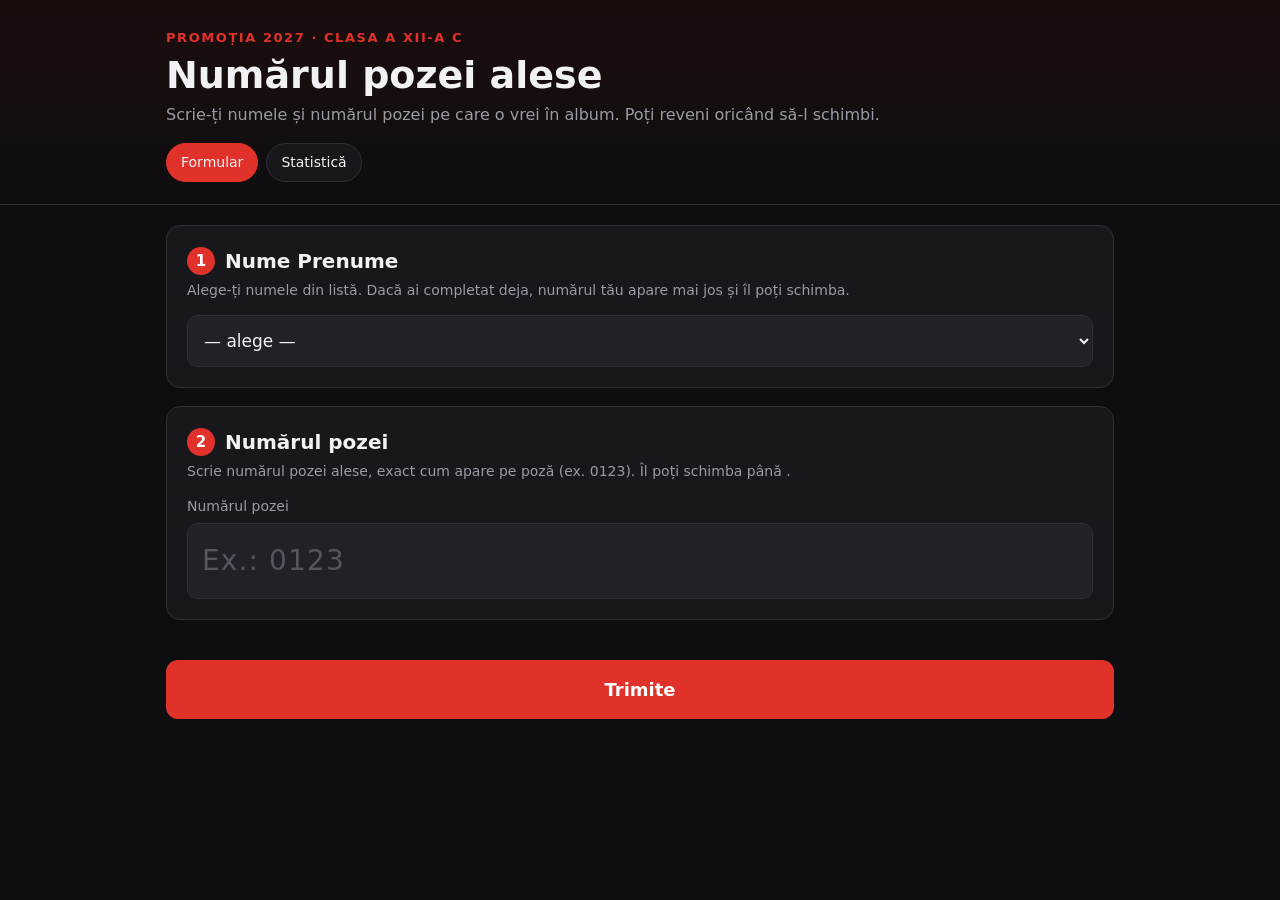
<file: index.html>
<!doctype html>
<html lang="ro">
<head>
  <meta charset="utf-8">
  <meta name="viewport" content="width=device-width, initial-scale=1">
  <title>Clasa a XII-a C — Numărul pozei</title>
  <meta name="robots" content="noindex">
  <link rel="stylesheet" href="css/style.css">
</head>
<body>
<header class="top">
  <div class="wrap">
    <div class="kicker">Promoția 2027 · Clasa a XII-a C</div>
    <h1>Numărul pozei alese</h1>
    <p class="sub">Scrie-ți numele și numărul pozei pe care o vrei în album. Poți reveni oricând să-l schimbi.</p>
    <nav class="tabs">
      <a href="index.html" class="on">Formular</a>
      <a href="statistica.html">Statistică</a>
    </nav>
  </div>
</header>

<main class="wrap">
  <div id="demo" class="demo-banner" style="display:none">
    <b>Mod demo:</b> site-ul nu este încă conectat la Google Sheets, răspunsurile se salvează doar în acest browser.
  </div>

  <form id="form" novalidate>
    <section class="step" id="s-nume">
      <h2><span class="n">1</span> Nume Prenume</h2>
      <p class="hint">Alege-ți numele din listă. Dacă ai completat deja, numărul tău apare mai jos și îl poți schimba.</p>
      <select id="nume" required><option value="">— alege —</option></select>
      <div class="edit-banner" id="edit-banner" style="display:none"></div>
      <div class="errmsg">Alege-ți numele.</div>
    </section>

    <section class="step" id="s-poza">
      <h2><span class="n">2</span> Numărul pozei</h2>
      <p class="hint">Scrie numărul pozei alese, exact cum apare pe poză (ex. 0123). Îl poți schimba până <b id="termen"></b>.</p>
      <label class="l" for="poza">Numărul pozei</label>
      <input id="poza" class="numinput" type="text" maxlength="20" autocomplete="off" autocapitalize="off" spellcheck="false" placeholder="Ex.: 0123">
      <div class="errmsg" id="poza-err">Scrie numărul pozei.</div>
    </section>

    <div class="submit">
      <button class="btn" id="trimite" type="submit">Trimite</button>
    </div>
  </form>

  <section class="step done" id="gata" style="display:none">
    <svg class="big-check" viewBox="0 0 24 24" aria-hidden="true">
      <circle cx="12" cy="12" r="10.5" fill="none" stroke="currentColor" stroke-width="1.4" pathLength="1"/>
      <path d="M7 12.6l3.4 3.4L17.2 8.8" fill="none" stroke="currentColor" stroke-width="2" stroke-linecap="round" stroke-linejoin="round" pathLength="1"/>
    </svg>
    <h2 style="justify-content:center">Mulțumim, <span id="g-nume"></span>!</h2>
    <p class="hint">Numărul pozei a fost salvat.</p>
    <div class="done-pick"><div class="nr" id="g-nr"></div></div>
    <p><a href="statistica.html">Vezi cine a completat</a></p>
    <button class="btn ghost" id="modifica" type="button">Schimbă numărul</button>
  </section>
</main>

<script src="js/config.js"></script>
<script src="js/data.js"></script>
<script src="js/api.js"></script>
<script src="js/form.js"></script>
</body>
</html>
</file>
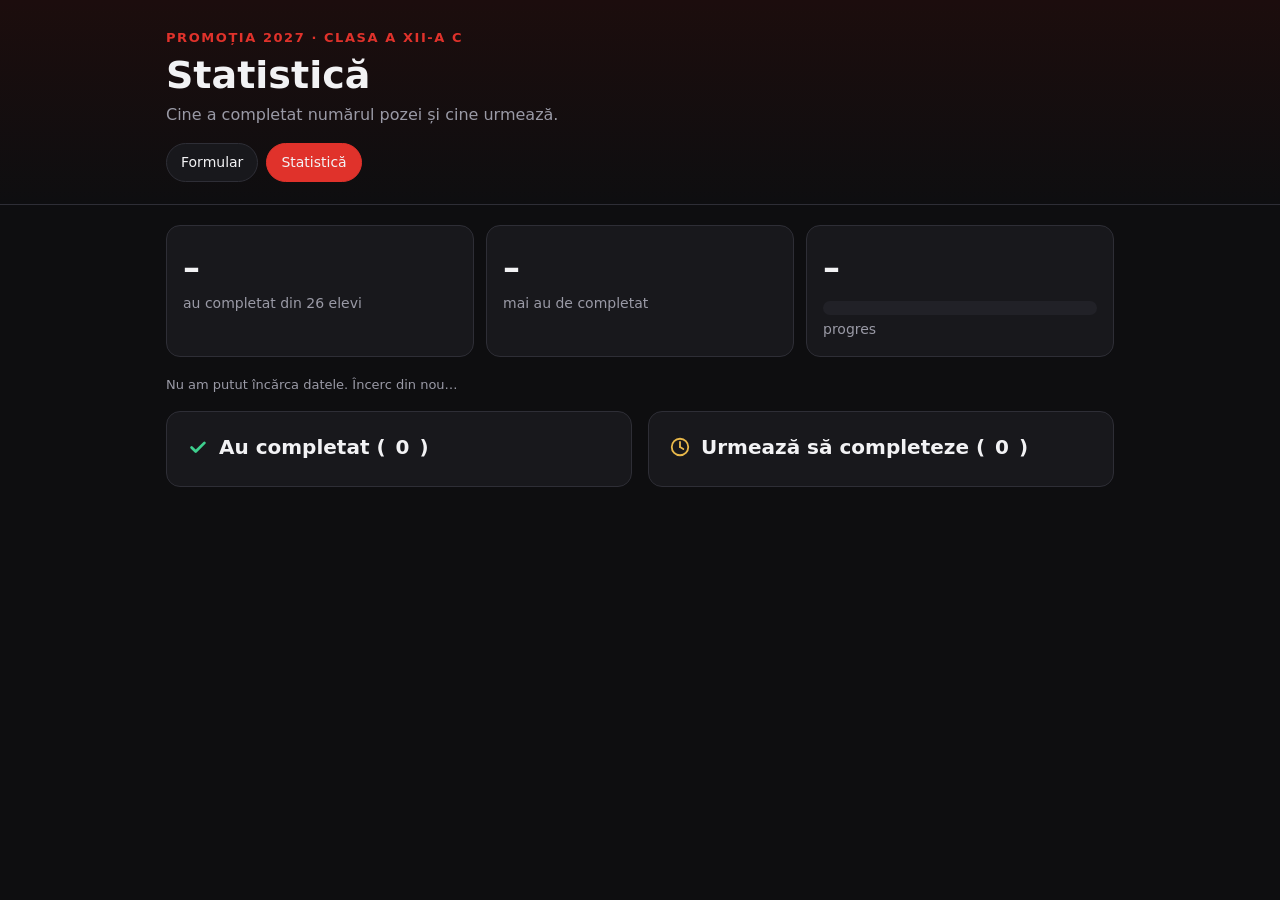
<file: statistica.html>
<!doctype html>
<html lang="ro">
<head>
  <meta charset="utf-8">
  <meta name="viewport" content="width=device-width, initial-scale=1">
  <title>Statistică — Clasa a XII-a C</title>
  <meta name="robots" content="noindex">
  <link rel="stylesheet" href="css/style.css">
</head>
<body>
<header class="top">
  <div class="wrap">
    <div class="kicker">Promoția 2027 · Clasa a XII-a C</div>
    <h1>Statistică</h1>
    <p class="sub">Cine a completat numărul pozei și cine urmează.</p>
    <nav class="tabs">
      <a href="index.html">Formular</a>
      <a href="statistica.html" class="on">Statistică</a>
    </nav>
  </div>
</header>

<main class="wrap">
  <div id="demo" class="demo-banner" style="display:none">
    <b>Mod demo:</b> datele vin doar din acest browser. Conectează Google Sheets (vezi README).
  </div>

  <div class="stats">
    <div class="stat"><div class="v" id="v-done">–</div><div class="k">au completat din <span id="v-total"></span> elevi</div></div>
    <div class="stat"><div class="v" id="v-left">–</div><div class="k">mai au de completat</div></div>
    <div class="stat">
      <div class="v" id="v-pct">–</div>
      <div class="bar-outer"><div class="bar-inner" id="bar" style="width:0"></div></div>
      <div class="k">progres</div>
    </div>
  </div>
  <p class="refresh" id="refresh">Se încarcă…</p>

  <div class="cols">
    <section class="step">
      <h2><svg class="ico ico-check ok" viewBox="0 0 24 24" aria-hidden="true"><path d="M5 12.5l4.5 4.5L19 7.5" fill="none" stroke="currentColor" stroke-width="3" stroke-linecap="round" stroke-linejoin="round" pathLength="1"/></svg> Au completat (<span id="c-done">0</span>)</h2>
      <ul class="names" id="l-done"></ul>
      <p class="empty" id="e-done" style="display:none">Nimeni încă.</p>
    </section>
    <section class="step">
      <h2><svg class="ico ico-clock wait" viewBox="0 0 24 24" aria-hidden="true"><circle cx="12" cy="12" r="9" fill="none" stroke="currentColor" stroke-width="2"/><path class="hand" d="M12 12V6.5" stroke="currentColor" stroke-width="2" stroke-linecap="round"/><path class="hand2" d="M12 12l3.6 2.1" stroke="currentColor" stroke-width="2" stroke-linecap="round"/></svg> Urmează să completeze (<span id="c-left">0</span>)</h2>
      <ul class="names" id="l-left"></ul>
      <p class="empty" id="e-left" style="display:none">Toți au completat.</p>
    </section>
  </div>

</main>

<script src="js/config.js"></script>
<script src="js/data.js"></script>
<script src="js/api.js"></script>
<script src="js/stats.js"></script>
</body>
</html>
</file>
<file: css/style.css>
:root {
  --bg: #0e0e10;
  --panel: #18181c;
  --panel2: #212127;
  --line: #2e2e36;
  --text: #f2f2f4;
  --muted: #9a9aa6;
  --red: #e0322b;
  --red-d: #b3231d;
  --gold: #e8b84a;
  --ok: #3ecf8e;
  --radius: 14px;
}
* { box-sizing: border-box; }
html { scroll-behavior: smooth; }
body {
  margin: 0; background: var(--bg); color: var(--text);
  font: 16px/1.5 system-ui, -apple-system, "Segoe UI", Roboto, sans-serif;
  -webkit-text-size-adjust: 100%;
}
a { color: var(--red); }
.wrap { max-width: 980px; margin: 0 auto; padding: 0 16px 80px; }

header.top {
  background: linear-gradient(180deg, #1c0d0d 0%, var(--bg) 100%);
  border-bottom: 1px solid var(--line); padding: 28px 0 22px; margin-bottom: 20px;
}
header.top .wrap { padding-bottom: 0; }
.kicker { color: var(--red); font-weight: 700; letter-spacing: .12em; text-transform: uppercase; font-size: 13px; }
h1 { margin: 6px 0 6px; font-size: clamp(26px, 5vw, 38px); line-height: 1.15; }
.sub { color: var(--muted); margin: 0; }
nav.tabs { display: flex; gap: 8px; margin-top: 16px; flex-wrap: wrap; }
nav.tabs a {
  text-decoration: none; color: var(--text); background: var(--panel); border: 1px solid var(--line);
  padding: 8px 14px; border-radius: 999px; font-size: 14px;
}
nav.tabs a.on { background: var(--red); border-color: var(--red); }

.demo-banner {
  background: #3a2a08; border: 1px solid #7a5a12; color: #ffd98a; border-radius: 10px;
  padding: 10px 14px; margin-bottom: 16px; font-size: 14px;
}

section.step {
  background: var(--panel); border: 1px solid var(--line); border-radius: var(--radius);
  padding: 20px; margin-bottom: 18px;
}
section.step h2 { margin: 0 0 4px; font-size: 20px; display: flex; gap: 10px; align-items: center; }
section.step h2 .n {
  background: var(--red); color: #fff; width: 28px; height: 28px; border-radius: 50%;
  display: inline-flex; align-items: center; justify-content: center; font-size: 15px; flex: none;
}
section.step .hint { color: var(--muted); margin: 0 0 14px; font-size: 14px; }
section.step.err { border-color: var(--red); box-shadow: 0 0 0 2px rgba(224,50,43,.25); }
.errmsg { color: #ff8a84; font-size: 14px; margin-top: 10px; display: none; }
section.step.err .errmsg { display: block; }

select, button { font: inherit; }
select {
  width: 100%; padding: 14px 12px; background: var(--panel2); color: var(--text);
  border: 1px solid var(--line); border-radius: 10px; font-size: 17px;
}
select:focus { outline: 2px solid var(--red); }

.note {
  background: #2a1311; border: 1px solid #5a2420; border-radius: 10px;
  padding: 10px 14px; margin: 0 0 14px; font-size: 14px;
}
.note b { color: #ffb4ae; }

.grid { display: grid; gap: 12px; grid-template-columns: repeat(auto-fill, minmax(150px, 1fr)); }
.card {
  position: relative; background: var(--panel2); border: 2px solid var(--line); border-radius: 12px;
  padding: 0; overflow: hidden; cursor: pointer; text-align: left; color: inherit; display: flex; flex-direction: column;
  transition: transform .12s, border-color .12s;
}
.card:hover { transform: translateY(-2px); border-color: #55555f; }
.card[aria-pressed="true"] { border-color: var(--red); box-shadow: 0 0 0 3px rgba(224,50,43,.35); }
.card img { width: 100%; aspect-ratio: 3 / 4; object-fit: cover; background: #121216; display: block; }
.card.bg img { aspect-ratio: 4 / 3; }
.card .cap { padding: 8px 10px; font-size: 14px; font-weight: 600; display: flex; justify-content: space-between; gap: 6px; align-items: center; }
.card .tick {
  position: absolute; top: 8px; right: 8px; width: 28px; height: 28px; border-radius: 50%;
  background: var(--red); color: #fff; display: none; align-items: center; justify-content: center;
  animation: pop .35s cubic-bezier(.2, 1.6, .4, 1) both;
}
.card .tick svg { width: 16px; height: 16px; }
.card[aria-pressed="true"] .tick { display: flex; }
.badge {
  position: absolute; top: 8px; left: 8px; right: 44px; background: var(--gold); color: #1a1405;
  font-size: 11.5px; font-weight: 700; padding: 3px 8px; border-radius: 8px; line-height: 1.25;
}
.zoom {
  background: none; border: 0; color: var(--muted); font-size: 12px; padding: 2px 4px; cursor: pointer; text-decoration: underline;
}
.zoom:hover { color: var(--text); }

.choice-row { display: flex; gap: 10px; flex-wrap: wrap; }
.pill {
  flex: 1 1 140px; padding: 16px; text-align: center; background: var(--panel2); border: 2px solid var(--line);
  border-radius: 12px; cursor: pointer; font-weight: 700; font-size: 17px; color: inherit;
}
.pill[aria-pressed="true"] { border-color: var(--red); background: #2a1311; }

.two { display: grid; gap: 12px; grid-template-columns: 1fr 1fr; }
@media (max-width: 520px) { .two { grid-template-columns: 1fr; } }
label.l { display: block; font-size: 14px; color: var(--muted); margin: 0 0 6px; }
.rec {
  margin-top: 14px; background: var(--panel2); border: 1px dashed #555; border-radius: 10px; padding: 12px 14px; font-size: 15px;
}
.rec strong { color: var(--gold); font-size: 18px; }
details.tbl { margin-top: 14px; }
details.tbl summary { cursor: pointer; color: var(--muted); font-size: 14px; }
table.t { border-collapse: collapse; width: 100%; margin-top: 10px; font-size: 13px; }
table.t th, table.t td { border: 1px solid var(--line); padding: 6px 8px; text-align: center; }
table.t th { background: #2a2a10; color: #ffe27a; }
table.t td:first-child { background: #2a2a10; color: #ffe27a; font-weight: 600; text-align: left; }
.tblwrap { overflow-x: auto; }

.submit {
  position: sticky; bottom: 0; background: linear-gradient(180deg, transparent, var(--bg) 35%);
  padding: 22px 0 14px; margin-top: 10px;
}
.btn {
  width: 100%; background: var(--red); color: #fff; border: 0; border-radius: 12px; padding: 16px;
  font-size: 18px; font-weight: 700; cursor: pointer;
}
.btn:hover { background: var(--red-d); }
.btn:disabled { opacity: .6; cursor: wait; }
.btn.ghost { background: var(--panel2); border: 1px solid var(--line); }

.done { text-align: center; padding: 30px 10px; }
.done .big { font-size: 56px; }
.sum { text-align: left; max-width: 460px; margin: 16px auto; background: var(--panel2); border-radius: 12px; padding: 14px 18px; }
.sum div { display: flex; justify-content: space-between; gap: 12px; padding: 5px 0; border-bottom: 1px solid var(--line); }
.sum div:last-child { border: 0; }
.sum span:first-child { color: var(--muted); }

/* modal */
.modal { position: fixed; inset: 0; background: rgba(0,0,0,.88); display: none; z-index: 50; padding: 16px; overflow-y: auto; }
.modal.on { display: block; }
.modal .box { max-width: 900px; margin: 0 auto; }
.modal .bar { display: flex; justify-content: space-between; align-items: center; gap: 10px; margin-bottom: 12px; }
.modal .bar a, .modal .bar button { color: #fff; }
.modal .x { background: var(--red); border: 0; border-radius: 8px; padding: 8px 14px; cursor: pointer; font-size: 16px; }
.modal .imgs { display: grid; gap: 10px; grid-template-columns: repeat(auto-fit, minmax(260px, 1fr)); }
.modal img { width: 100%; border-radius: 8px; background: #111; }

/* statistică */
.stats { display: grid; gap: 12px; grid-template-columns: repeat(auto-fit, minmax(200px, 1fr)); margin-bottom: 18px; }
.stat { background: var(--panel); border: 1px solid var(--line); border-radius: var(--radius); padding: 16px; }
.stat .v { font-size: 34px; font-weight: 800; }
.stat .k { color: var(--muted); font-size: 14px; }
.bar-outer { height: 14px; background: var(--panel2); border-radius: 999px; overflow: hidden; margin: 8px 0 4px; }
.bar-inner { height: 100%; background: linear-gradient(90deg, var(--red-d), var(--red)); transition: width .5s; }
.cols { display: grid; gap: 16px; grid-template-columns: 1fr 1fr; }
@media (max-width: 720px) { .cols { grid-template-columns: 1fr; } }
ul.names { list-style: none; margin: 0; padding: 0; }
ul.names li { padding: 9px 0; border-bottom: 1px solid var(--line); display: flex; justify-content: space-between; gap: 8px; }
ul.names li .when { color: var(--muted); font-size: 13px; }
.ok { color: var(--ok); }
.wait { color: var(--gold); }
.tally { display: grid; grid-template-columns: 150px 1fr 28px; gap: 8px; align-items: center; margin: 6px 0; font-size: 14px; }
.tally .tb { height: 10px; background: var(--panel2); border-radius: 999px; overflow: hidden; }
.tally .tb i { display: block; height: 100%; background: var(--red); }
.tally .lab { white-space: nowrap; overflow: hidden; text-overflow: ellipsis; }
.empty { color: var(--muted); font-size: 14px; }
.refresh { color: var(--muted); font-size: 13px; margin: 6px 0 16px; }

/* ---------- iconițe SVG ---------- */
.ico { width: 22px; height: 22px; flex: none; }
.ico-check path, .tick svg path {
  stroke-dasharray: 1; stroke-dashoffset: 1; animation: draw .45s .1s ease forwards;
}
.ico-clock .hand { transform-box: view-box; transform-origin: 12px 12px; animation: spin 6s linear infinite; }
.ico-clock .hand2 { transform-box: view-box; transform-origin: 12px 12px; animation: spin 36s linear infinite; }
.big-check { width: 92px; height: 92px; color: var(--ok); display: block; margin: 0 auto 6px; }
.big-check circle, .big-check path { stroke-dasharray: 1; stroke-dashoffset: 1; animation: draw .7s ease forwards; }
.big-check path { animation-delay: .5s; animation-duration: .45s; }

/* ---------- câmp citat ---------- */
textarea {
  width: 100%; padding: 12px; background: var(--panel2); color: var(--text); border: 1px solid var(--line);
  border-radius: 10px; font: inherit; font-size: 16px; resize: vertical; min-height: 84px;
}
textarea:focus { outline: 2px solid var(--red); }
.count { text-align: right; color: var(--muted); font-size: 12px; margin-top: 4px; }
.reveal-box { margin-top: 14px; animation: slidein .35s ease both; }

/* ---------- animații ---------- */
@keyframes draw { to { stroke-dashoffset: 0; } }
@keyframes pop { from { transform: scale(0); } to { transform: scale(1); } }
@keyframes spin { to { transform: rotate(360deg); } }
@keyframes rise { from { opacity: 0; transform: translateY(14px); } to { opacity: 1; transform: none; } }
@keyframes slidein { from { opacity: 0; transform: translateY(-8px); } to { opacity: 1; transform: none; } }
@keyframes grow { from { transform: scaleX(0); } to { transform: scaleX(1); } }
@keyframes shine { from { background-position: 200% 0; } to { background-position: -200% 0; } }

header.top .wrap > * { animation: rise .5s ease both; }
header.top .wrap > *:nth-child(2) { animation-delay: .08s; }
header.top .wrap > *:nth-child(3) { animation-delay: .16s; }
header.top .wrap > *:nth-child(4) { animation-delay: .24s; }
section.step, .stat { animation: rise .55s ease both; }
form section.step:nth-of-type(1), .stats .stat:nth-child(1) { animation-delay: .05s; }
form section.step:nth-of-type(2), .stats .stat:nth-child(2) { animation-delay: .12s; }
form section.step:nth-of-type(3), .stats .stat:nth-child(3) { animation-delay: .19s; }
form section.step:nth-of-type(4) { animation-delay: .26s; }
form section.step:nth-of-type(5) { animation-delay: .33s; }
.card img { transition: transform .35s; }
.card:hover img { transform: scale(1.04); }
.card { overflow: hidden; }
.pill { transition: transform .12s, border-color .12s, background .12s; }
.pill:hover { transform: translateY(-2px); }
.pill:active, .btn:active { transform: scale(.98); }
.btn { transition: background .15s, transform .1s; }
.bar-inner {
  background: linear-gradient(90deg, var(--red-d), var(--red), #ff7a73, var(--red), var(--red-d));
  background-size: 200% 100%; animation: shine 3s linear infinite;
}
.tally .tb i { transform-origin: left; animation: grow .7s ease both; }
ul.names li { animation: slidein .3s ease both; }
section.step.err { animation: shake .35s; }
@keyframes shake { 25% { transform: translateX(-5px); } 75% { transform: translateX(5px); } }

@media (prefers-reduced-motion: reduce) {
  *, *::before, *::after { animation: none !important; transition: none !important; }
  .ico-check path, .tick svg path, .big-check circle, .big-check path { stroke-dashoffset: 0; }
}

.rec .nr { display: inline-block; font-size: 44px; line-height: 1; color: var(--gold); margin-left: 8px; vertical-align: middle; animation: pop .4s cubic-bezier(.2, 1.6, .4, 1) both; }
table.t td.hit { background: var(--red); color: #fff; font-weight: 800; box-shadow: inset 0 0 0 2px #fff; animation: pop .35s ease both; }

.edit-banner { margin-top: 12px; background: #0f2a1d; border: 1px solid #1f6b46; color: #bff0d6; border-radius: 10px; padding: 10px 14px; font-size: 14px; animation: slidein .3s ease both; }
.edit-banner b { color: var(--ok); }
.quote-preview { background: var(--panel2); border-left: 4px solid var(--red); border-radius: 10px; padding: 14px 16px; margin: 0 0 14px; }
.quote-preview .qn { font-weight: 800; font-size: 18px; }
.quote-preview .qt { margin-top: 4px; font-style: italic; font-size: 16px; overflow-wrap: anywhere; }
.quote-preview .qt.empty { color: var(--muted); }
label.chk { display: flex; align-items: center; gap: 10px; margin-top: 10px; color: var(--muted); font-size: 15px; cursor: pointer; }
label.chk input { width: 20px; height: 20px; accent-color: var(--red); }
textarea:disabled { opacity: .5; }

.two-img { display: grid; gap: 12px; grid-template-columns: 1fr 1fr; }
@media (max-width: 560px) { .two-img { grid-template-columns: 1fr; } }
a.pick { display: flex; gap: 12px; align-items: center; background: var(--panel2); border: 2px solid var(--red); border-radius: 12px; padding: 8px; text-decoration: none; color: var(--text); transition: transform .12s; }
a.pick:hover { transform: translateY(-2px); }
a.pick img { width: 84px; height: 84px; object-fit: cover; border-radius: 8px; background: #121216; flex: none; }
a.pick b { display: block; font-size: 17px; }
a.pick small { color: var(--muted); font-size: 13px; line-height: 1.3; display: block; }
section.step.chosen { border-color: #4a2220; background: linear-gradient(180deg, #1d1010, var(--panel)); }

/* ---------- alegerea pozei ---------- */
#poze.grid { grid-template-columns: repeat(auto-fill, minmax(140px, 1fr)); }
#poze .card img { aspect-ratio: 3 / 4; object-fit: cover; }
.finder { margin-bottom: 14px; }
input[type="search"] { width: 100%; padding: 12px; background: var(--panel2); color: var(--text); border: 1px solid var(--line); border-radius: 10px; font: inherit; font-size: 16px; }
input[type="search"]:focus { outline: 2px solid var(--red); }
.pick-box { display: flex; align-items: center; gap: 14px; margin-top: 16px; border-style: solid; border-color: var(--red); }
.pick-box img { width: 64px; height: 84px; object-fit: cover; border-radius: 8px; flex: none; }
.pick-box .nr, .done-pick .nr { font-size: 32px; font-weight: 800; color: var(--gold); line-height: 1.1; }
.done-pick { margin: 16px auto; max-width: 340px; }
.done-pick img { width: 100%; border-radius: 12px; margin-bottom: 10px; animation: pop .45s cubic-bezier(.2, 1.4, .4, 1) both; }
.imgs.one { grid-template-columns: 1fr; max-width: 720px; margin: 0 auto; }
.modal .imgs.one img { max-height: 80vh; object-fit: contain; }
.empty { color: var(--muted); }
input.numinput { width: 100%; padding: 16px 14px; background: var(--panel2); color: var(--gold); border: 1px solid var(--line); border-radius: 10px; font: inherit; font-size: 28px; font-weight: 800; letter-spacing: .04em; }
input.numinput:focus { outline: 2px solid var(--red); }
input.numinput::placeholder { color: #55555f; font-weight: 400; }
</file>
